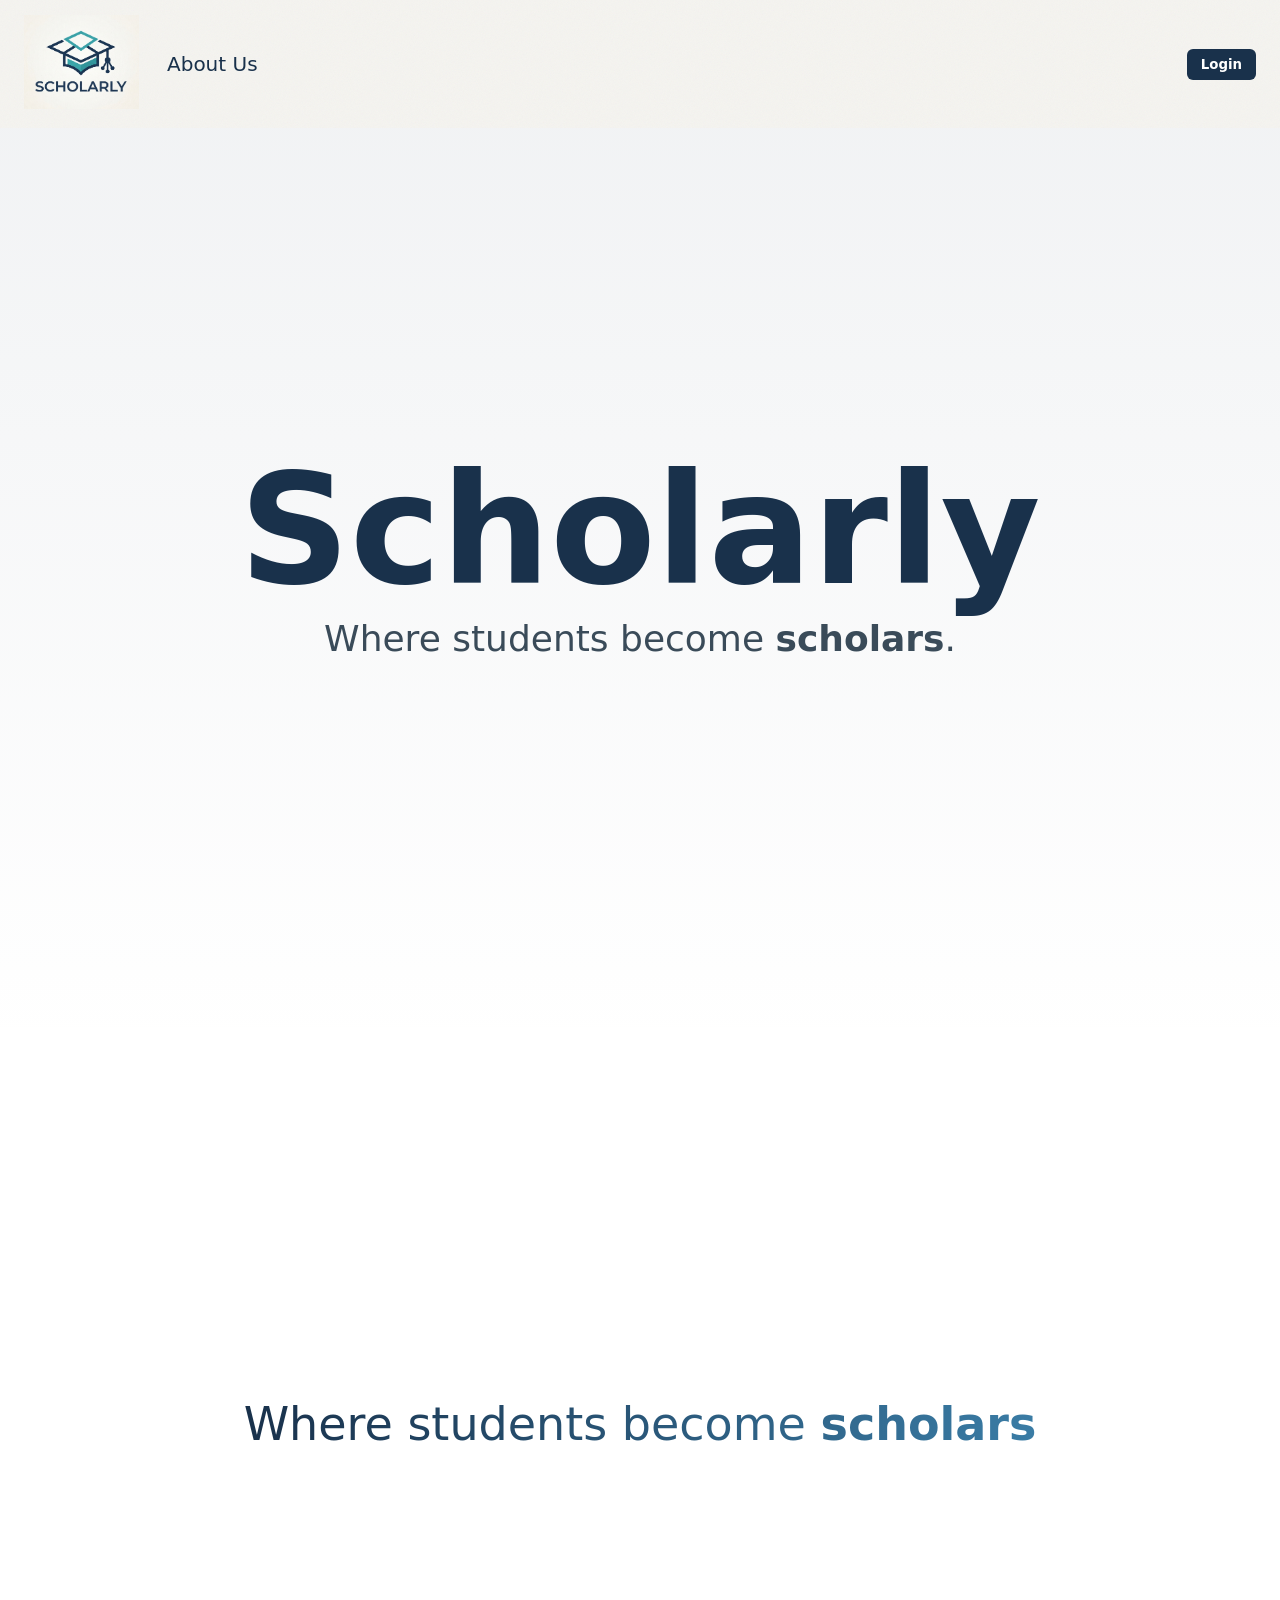
<file: index.html>
<!DOCTYPE html>
<html lang="en">
<head>
    <meta charset="UTF-8">
    <meta name="viewport" content="width=device-width, initial-scale=1.0">
    <title>Scholarly</title>
    <link rel="stylesheet" href="main.css">
    <script src="script.js" defer></script>
</head>
<body>
    <div class="navi">
        <div class="navi-left">
            <a href="index.html">
                <img id="logo" src="images/scholarly.png" alt="Scholarly logo">
            </a>
            <a class="about" href="jere.html">About Us</a>
        </div>
        <div class="navi-right">
            <form action="dashboard.html" method="get" style="display: inline;">
                <button class="login-btn">Login</button>
            </form>
        </div>
    </div>

    <div class="entrance">
        <h1 class="hero-title">Scholarly</h1>
        <p class="hero-sub">Where students become <strong>scholars</strong>.</p>
    </div>

    <div class="spacer"></div>

    <div class="scholar-spot">
        <p class="scholar-pop">Where students become <strong>scholars</strong></p>
    </div>
</body>
</html>
</file>
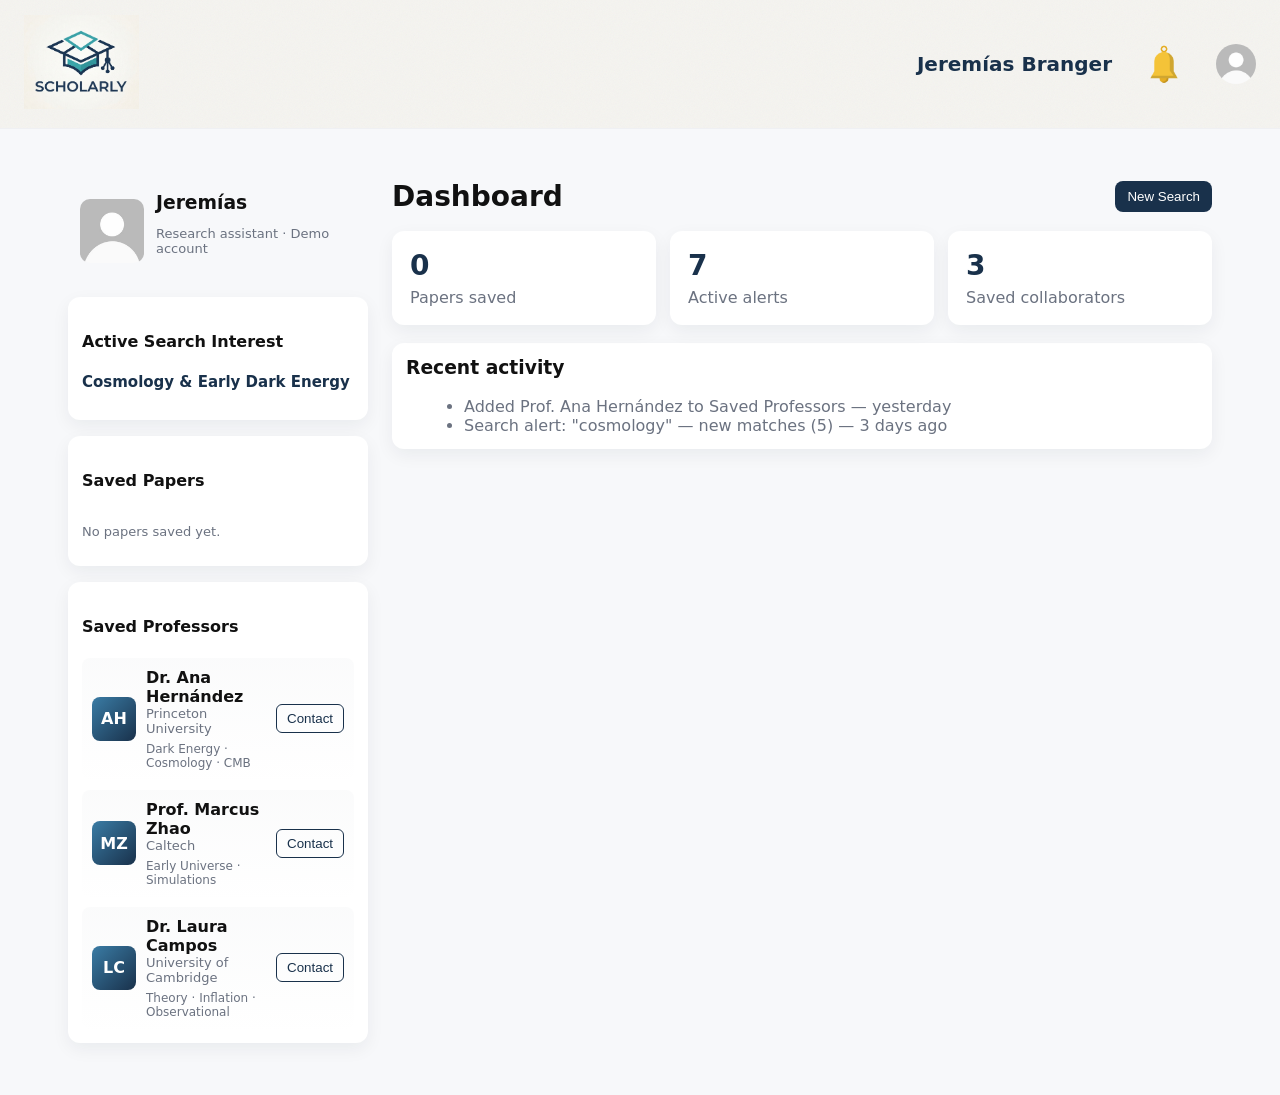
<file: dashboard.html>
<!DOCTYPE html>
<html lang="en">
<head>
    <meta charset="UTF-8">
    <meta name="viewport" content="width=device-width, initial-scale=1.0">
    <title>Dashboard</title>
    <link rel="stylesheet" href="dashboardian.css">
    <script src="dashboard.js" defer></script>
    <link rel="icon" href="images/favi/favicon.ico">
    <link rel="apple-touch-icon" sizes="180x180" href="images/favi/apple-touch-icon.png">
    <link rel="icon" type="image/png" sizes="32x32" href="images/favi/favicon-32x32.png">
    <link rel="icon" type="image/png" sizes="16x16" href="images/favi/favicon-16x16.png">
    <link rel="manifest" href="images/favi/site.webmanifest">
</head>
<body>
    <div class="navi">
        <div class="navi-left">
            <a href="index.html">
                <img id="logo" src="images/scholarly.png" alt="Scholarly logo">
            </a>            
        </div>
        <div class="navi-right">
            <p class="welcome">Jeremías Branger</p>
            <img id="notif" src="images/notif.png" alt="Notifications">
            <img id="pfp" src="images/pfp.jpg" alt="Profile picture">
        </div>
    </div>

    <div class="dashboard container">
        <aside class="sidebar">
            <div class="profile-card">
                <img class="profile-img" src="images/pfp.jpg" alt="pfp">
                <div class="profile-meta">
                    <h3>Jeremías</h3>
                    <p class="muted">Research assistant · Demo account</p>
                </div>
            </div>

            <div class="interest-card card">
                <h4>Active Search Interest</h4>
                <p class="interest">Cosmology &amp; Early Dark Energy</p>
            </div>

            <div class="saved-papers card">
                <h4>Saved Papers</h4>
                <div class="saved-papers-list">
                    <p class="muted">No papers saved yet.</p>
                </div>
            </div>

            <div class="saved-profs card">
                <h4>Saved Professors</h4>
                <div class="prof-list">
                    <div class="prof-card">
                        <div class="prof-avatar">AH</div>
                        <div class="prof-body">
                            <strong>Dr. Ana Hernández</strong>
                            <span class="muted">Princeton University</span>
                            <div class="tags">Dark Energy · Cosmology · CMB</div>
                        </div>
                        <div class="prof-actions">
                            <button class="contact">Contact</button>
                        </div>
                    </div>

                    <div class="prof-card">
                        <div class="prof-avatar">MZ</div>
                        <div class="prof-body">
                            <strong>Prof. Marcus Zhao</strong>
                            <span class="muted">Caltech</span>
                            <div class="tags">Early Universe · Simulations</div>
                        </div>
                        <div class="prof-actions">
                            <button class="contact">Contact</button>
                        </div>
                    </div>

                    <div class="prof-card">
                        <div class="prof-avatar">LC</div>
                        <div class="prof-body">
                            <strong>Dr. Laura Campos</strong>
                            <span class="muted">University of Cambridge</span>
                            <div class="tags">Theory · Inflation · Observational</div>
                        </div>
                        <div class="prof-actions">
                            <button class="contact">Contact</button>
                        </div>
                    </div>
                </div>
            </div>
        </aside>

        <main class="main">
            <header class="main-header">
                <div>
                    <h1 class="dashboard-title">Dashboard</h1>
                </div>
                <div class="search">
                    <button class="search-btn">New Search</button>
                </div>
            </header>

            <section class="stats">
                <div class="stat card">
                    <div class="stat-number">0</div>
                    <div class="stat-label">Papers saved</div>
                </div>
                <div class="stat card">
                    <div class="stat-number">7</div>
                    <div class="stat-label">Active alerts</div>
                </div>
                <div class="stat card">
                    <div class="stat-number">3</div>
                    <div class="stat-label">Saved collaborators</div>
                </div>
            </section>

            <section class="activity card">
                <h3>Recent activity</h3>
                <ul>
                    <li>Added Prof. Ana Hernández to Saved Professors — yesterday</li>
                    <li>Search alert: "cosmology" — new matches (5) — 3 days ago</li>
                </ul>
            </section>
        </main>
    </div>

    <div class="search_overlay">
        <div class="search_box">
            <input type="text" id="searchy" placeholder="Search for papers, professors, or topics...">
            <div class="search_results">
                <p class="muted">No results found.</p>
            </div>
        </div>
    </div>
</body>
</html>
</file>
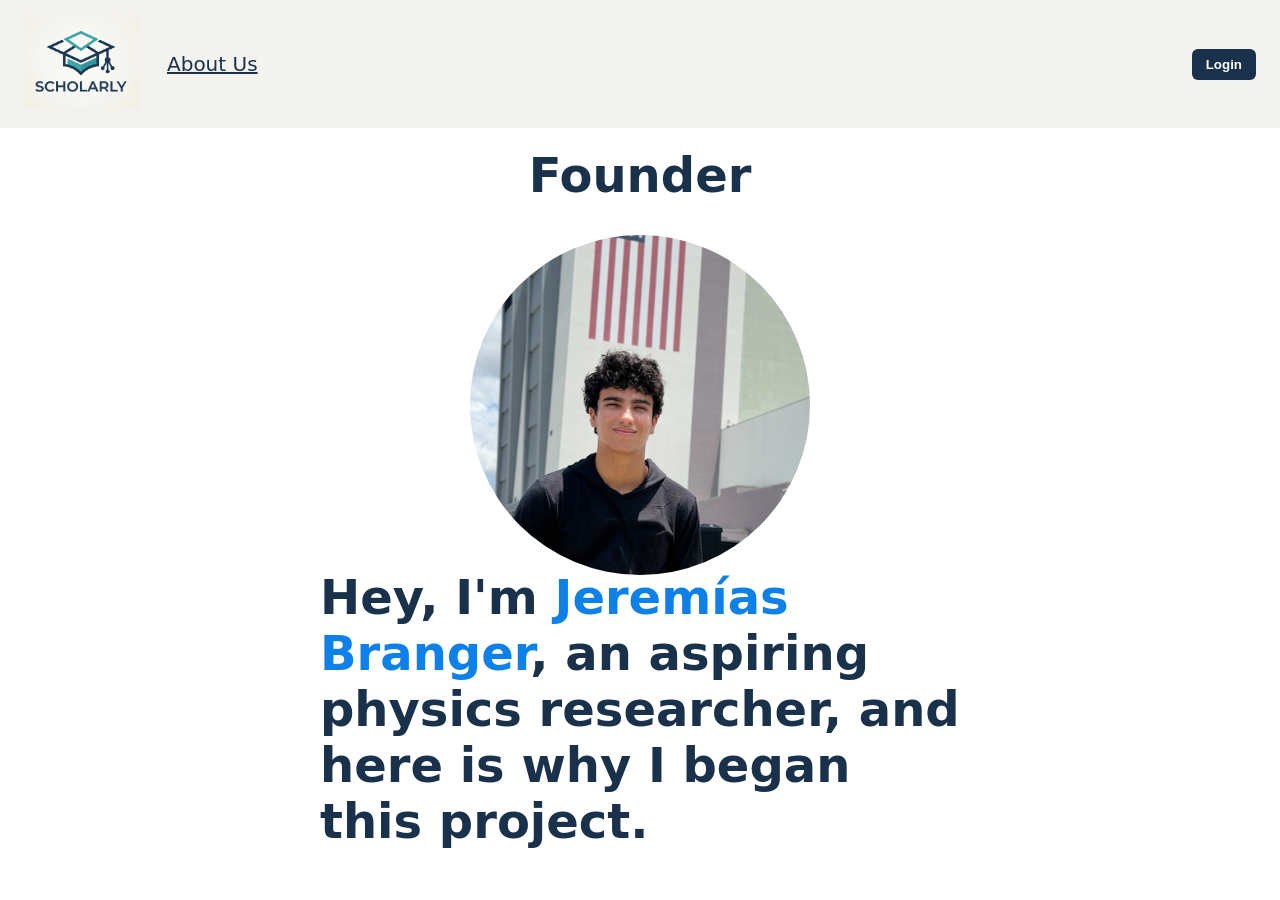
<file: jere.html>
<!DOCTYPE html>
<html lang="en">
<head>
    <meta charset="UTF-8">
    <meta name="viewport" content="width=device-width, initial-scale=1.0">
    <title>About Us</title>
    <link rel="icon" href="images/favi/favicon.ico">
    <link rel="apple-touch-icon" sizes="180x180" href="images/favi/apple-touch-icon.png">
    <link rel="icon" type="image/png" sizes="32x32" href="images/favi/favicon-32x32.png">
    <link rel="icon" type="image/png" sizes="16x16" href="images/favi/favicon-16x16.png">
    <link rel="manifest" href="images/favi/site.webmanifest">
    <link rel="stylesheet" href="jere.css">
    <script src="jere.js" defer></script>
</head>
<body>
    <div class="navi">
        <div class="navi-left">
            <a href="index.html">
                <img id="logo" src="images/scholarly.png" alt="Scholarly logo">
            </a>
            <a class="about" href="jere.html">About Us</a>
    </div>
    <div class="navi-right">
            <form action="dashboard.html" method="get" style="display: inline;">
                <button class="login-btn">Login</button>
            </form>
        </div>
    </div>

    <section class="presentation">
        <h1 id="role">Founder</h1>
        <img id="profile-pic" src="images/Jeremias-Branger.png" alt="Jeremías Branger">
        <h1 id="me">Hey, I'm <span class="name">Jeremías Branger</span>, an aspiring physics researcher, and here is why I began this project.</h1>
        
    </section>

    

</body>
</html>
</file>
<file: main.css>
:root{
    --nav-bg: #f5f4f0;
    --accent: #19314B;
}

*{box-sizing:border-box}
body{
    margin:0;
    font-family: Inter, system-ui, -apple-system, "Segoe UI", Roboto, "Helvetica Neue", Arial;
    color:#111;
    -webkit-font-smoothing:antialiased;
}

#logo{
    width:115px;
    height:100px;
    object-fit:contain;
}

.navi{
    display:flex;
    align-items:center;
    justify-content:space-between;
    padding:12px 24px;
    background-color:var(--nav-bg);
    background-image: url("data:image/svg+xml,%3Csvg viewBox='0 0 200 200' xmlns='http://www.w3.org/2000/svg'%3E%3Cfilter id='noiseFilter'%3E%3CfeTurbulence type='fractalNoise' baseFrequency='0.8' numOctaves='3' stitchTiles='stitch'/%3E%3C/filter%3E%3Crect width='100%25' height='100%25' filter='url(%23noiseFilter)' opacity='0.05'/%3E%3C/svg%3E");
    background-repeat: repeat;
}

.navi-left{display:flex;align-items:center;gap:18px}
.navi-right{display:flex;align-items:center}

.about{
    text-decoration:none;
    color:var(--accent);
    font-size:20px;
    padding:6px 10px;
}

.about:hover{
    opacity:0.8;
}

#logo:hover{
    transform:scale(1.05);
    transition:transform 0.2s ease-in-out;
}

.login-btn{
    background:var(--accent);
    color:#fff;
    border:none;
    padding:8px 14px;
    border-radius:6px;
    font-weight:600;
    cursor:pointer;
}

.login-btn:hover{
    opacity:0.9;
}

button{font-family:inherit}

.entrance{
    min-height:100vh;
    display:flex;
    flex-direction:column;
    justify-content:center;
    align-items:center;
    text-align:center;
    padding:48px 20px;
    background: linear-gradient(180deg, rgba(25,49,75,0.06) 0%, rgba(245,244,240,0.02) 100%);
    position:relative;
    overflow:hidden;
}

.hero-title{
    font-size: clamp(48px, 12vw, 160px);
    line-height:0.9;
    margin:0;
    color:var(--accent);
    transform:translateY(50px);
    opacity:0;
    transition: transform 900ms cubic-bezier(.2,.9,.2,1), opacity 900ms ease;
}

.hero-sub{
    margin-top:18px;
    font-size: clamp(18px, 3.6vw, 36px);
    color:#3a4b59;
    transform:translateY(30px);
    opacity:0;
    transition: transform 900ms ease 220ms, opacity 900ms ease 220ms;
}

.hero-sub .highlight{
    display:inline-block;
    color:var(--accent);
    transform:translateY(18px) scale(0.98);
    transition: transform 700ms cubic-bezier(.2,.9,.2,1) 420ms;
}

.hero-title.visible,
.hero-sub.visible{opacity:1;transform:translateY(0)}
.hero-sub.visible .highlight{transform:translateY(0) scale(1)}

.spacer{height:24vh}

.scholar-spot{
    min-height:40vh;
    display:flex;
    justify-content:center;
    align-items:center;
    padding:40px 20px;
}

.scholar-pop{
    font-size: clamp(20px, 4.5vw, 46px);
    background: linear-gradient(90deg,#19314B 0%,#3a7ca5 100%);
    -webkit-background-clip:text;
    background-clip:text;
    color:transparent;
    transform:translateY(40px);
    opacity:0;
    transition: transform 700ms cubic-bezier(.2,.9,.2,1), opacity 700ms ease;
}

.scholar-spot.visible .scholar-pop{transform:translateY(0);opacity:1}

/* small responsive tweaks */
@media (max-width:600px){
    .navi{padding:12px}
    .about{font-size:16px}
}
</file>
<file: dashboardian.css>
:root{
    --bg:#f7f8fa;
    --card:#ffffff;
    --muted:#6b7280;
    --accent:#19314B;
    --glass: rgba(25,49,75,0.04);
}

*{box-sizing:border-box}
body{
    font-family:Inter, system-ui, -apple-system, 'Segoe UI', Roboto, Arial;
    margin:0; background:var(--bg);
    color:#0f1724;
}

.navi{
    display:flex;
    align-items:center;
    justify-content:space-between;
    padding:12px 24px;
    background:var(--card);
    box-shadow:0 1px 0 rgba(16,24,40,0.03);
}
.navi-right{
    display:flex;
    align-items:center;
    gap:12px;
}
.navi-right .welcome{
    font-weight:600;
    color:var(--accent);
    margin:0;
}
#pfp{
    width:40px;
    height:40px;
    border-radius:8px;
    object-fit:cover;
}

.container{
    display:grid;
    grid-template-columns:300px 1fr;
    gap:24px;
    padding:28px;
    max-width:1200px;
    margin:24px auto
}

.card{
    background:var(--card);
    border-radius:12px;
    padding:14px;
    box-shadow:0 6px 18px rgba(20,30,50,0.06)
}

.profile-card{
    display:flex;
    gap:12px;
    align-items:center;
    padding:12px;
}
.profile-img{
    width:64px;
    height:64px;
    border-radius:10px;
    object-fit:cover;
    flex-shrink:0;
}
.profile-meta h3{
    margin:0;
}
.muted{
    color:var(--muted);
    font-size:13px;
}

.interest-card{
    margin-top:16px;
}
.interest{
    font-weight:700;
    color:var(--accent);
    font-size:15px;
    margin-top:6px;
}

.saved-profs{
    margin-top:16px;
}
.prof-list{
    display:flex;
    flex-direction:column;
    gap:10px;
    margin-top:10px;
}
.prof-card{
    display:flex;
    align-items:center;
    gap:10px;
    padding:10px;
    border-radius:8px;
    background:linear-gradient(180deg, rgba(25,49,75,0.02), rgba(245,245,245,0.02));
}
.prof-avatar{
    width:44px;
    height:44px;
    border-radius:8px;
    background:linear-gradient(135deg,#3a7ca5,#19314B);
    color:#fff;
    display:flex;
    align-items:center;
    justify-content:center;
    font-weight:700;
}
.prof-body{
    flex:1;
    display:flex;
    flex-direction:column;
}
.tags{
    font-size:12px;
    color:var(--muted);
    margin-top:6px;
}
.prof-actions .contact{
    background:transparent;
    border:1px solid var(--accent);
    color:var(--accent);
    padding:6px 10px;
    border-radius:6px;
    cursor:pointer;
}

.main-header{
    display:flex;
    justify-content:space-between;
    align-items:center;
    gap:12px;
}
.dashboard-title{
    margin:0;
    font-size:28px;
}
.dashboard-sub{
    margin:4px 0 0;
    color:var(--muted);
}
.search-btn{
    background:var(--accent);
    color:#fff;
    border:none;
    padding:8px 12px;
    border-radius:8px;
    cursor:pointer;
}

.stats{
    display:flex;
    gap:14px;
    margin-top:18px
}
.stat{
    flex:1;
    padding:18px;
    display:flex;
    flex-direction:column;
    align-items:flex-start;
    gap:6px
}
.stat-number{
    font-size:28px;
    font-weight:700;
    color:var(--accent)
}
.stat-label{
    color:var(--muted)
}

.activity{
    margin-top:18px
}
.activity h3{
    margin-top:0
}
.activity ul{
    margin:10px 0 0 18px;
    color:var(--muted)
}

@media (max-width:900px){
    .container{grid-template-columns:1fr;padding:18px}
    .navi{padding:10px}
}
:root{
    --nav-bg: #f5f4f0;
    --accent: #19314B;
}

*{box-sizing:border-box}
body{
    margin:0;
    font-family: Inter, system-ui, -apple-system, "Segoe UI", Roboto, "Helvetica Neue", Arial;
    color:#111;
    -webkit-font-smoothing:antialiased;
}

#logo{
    width:115px;
    height:100px;
    object-fit:contain;
}

.navi{
    display:flex;
    align-items:center;
    justify-content:space-between;
    padding:12px 24px;
    background-color:var(--nav-bg);
    background-image: url("data:image/svg+xml,%3Csvg viewBox='0 0 200 200' xmlns='http://www.w3.org/2000/svg'%3E%3Cfilter id='noiseFilter'%3E%3CfeTurbulence type='fractalNoise' baseFrequency='0.8' numOctaves='3' stitchTiles='stitch'/%3E%3C/filter%3E%3Crect width='100%25' height='100%25' filter='url(%23noiseFilter)' opacity='0.05'/%3E%3C/svg%3E");
    background-repeat: repeat;
}

.navi-left{display:flex;align-items:center;gap:18px}
.navi-right{display:flex;align-items:center}

.welcome{
    font-size:20px;
    font-weight:600;
    color:var(--accent);
}

#pfp, #notif{
    margin-left:20px;
    width:40px;
    height:40px;
    border-radius:50%;
    object-fit:cover;
}

.search_overlay{
    position:fixed;
    top:0; left:0; bottom:0; right:0;
    width:100%; height:100%;
    backdrop-filter:blur(8px);
    opacity:0;
    align-items:center;
    justify-content:center;
    pointer-events:none;
    transition:opacity 0.3s ease;
}
.search_overlay.active{
    opacity:1;
    display:flex;
    pointer-events:auto;
    transition:opacity 0.3s ease;
}

.search_box{
    background:var(--card);
    padding:20px;
    border-radius:12px;
    width:1200px;
    height:600px;
    margin:24px auto;
    box-shadow:0 6px 18px rgba(20,30,50,0.06);
}

#searchy{
    width:100%;
    padding:12px;
    font-size:16px;
    border:1px solid var(--muted);
    border-radius:8px;
}

.search_results{
    margin-top:14px;
    max-height:440px;
    overflow-y:auto;
    display:flex;
    flex-direction:column;
    gap:10px;
    padding-right:6px;
}

.saved-papers{
    margin-top:16px;
}

.saved-papers-list{
    display:flex;
    flex-direction:column;
    gap:8px;
    margin-top:10px;
}

.saved-paper-item{
    display:flex;
    align-items:center;
    justify-content:space-between;
    gap:8px;
    font-size:13px;
    color:#111827;
    padding:8px 10px;
    border-radius:8px;
    background:rgba(25,49,75,0.03);
}

.saved-paper-item a{
    color:var(--accent);
    font-weight:600;
    text-decoration:none;
}

.search-loading{
    display:flex;
    align-items:center;
    gap:10px;
    color:var(--muted);
    font-size:14px;
    padding:12px 0;
}

.loading-spinner{
    width:14px;
    height:14px;
    border:2px solid rgba(25,49,75,0.18);
    border-top-color:var(--accent);
    border-radius:50%;
    animation:spin 0.8s linear infinite;
}

@keyframes spin {
    to { transform: rotate(360deg); }
}

.result-item{
    width:100%;
    text-align:left;
    background:#f8fafc;
    border:1px solid rgba(25,49,75,0.08);
    border-radius:10px;
    padding:12px 14px;
    cursor:pointer;
    transition:border-color 0.15s ease, transform 0.15s ease, box-shadow 0.15s ease;
}

.result-item:hover{
    border-color:rgba(25,49,75,0.24);
    box-shadow:0 4px 12px rgba(25,49,75,0.08);
    transform:translateY(-1px);
}

.result-actions{
    display:flex;
    align-items:center;
    justify-content:flex-end;
    gap:8px;
    margin-top:12px;
}

.result-link,
.result-save{
    display:inline-flex;
    align-items:center;
    justify-content:center;
    min-width:72px;
    padding:7px 10px;
    border-radius:7px;
    font-size:12px;
    font-weight:600;
    text-decoration:none;
    cursor:pointer;
    transition:opacity 0.15s ease;
}

.result-link{
    background:rgba(25,49,75,0.08);
    color:var(--accent);
}

.result-save{
    border:1px solid var(--accent);
    background:var(--accent);
    color:#fff;
}

.result-save:disabled{
    opacity:0.8;
    cursor:default;
}

.result-topline{
    display:flex;
    justify-content:space-between;
    align-items:center;
    gap:10px;
    margin-bottom:6px;
}

.result-type,
.result-year{
    font-size:11px;
    letter-spacing:0.04em;
    text-transform:uppercase;
    color:var(--muted);
}

.result-title{
    margin:0 0 4px;
    font-weight:700;
    color:#111827;
    line-height:1.4;
}

.result-meta,
.result-venue{
    color:var(--muted);
    font-size:13px;
    line-height:1.5;
}

.result-venue{
    margin-top:4px;
}
</file>
<file: jere.css>
:root{
    --nav-bg: #f5f4f0;
    --accent: #19314B;
}

*{box-sizing:border-box}
body{
    margin:0;
    font-family: Inter, system-ui, -apple-system, "Segoe UI", Roboto, "Helvetica Neue", Arial;
    color:#111;
    -webkit-font-smoothing:antialiased;
}

#logo{
    width:115px;
    height:100px;
    object-fit:contain;
}

#logo:hover{
    transform:scale(1.05);
    transition:transform 0.2s ease-in-out;
}

.navi{
    display:flex;
    align-items:center;
    justify-content:space-between;
    padding:12px 24px;
    background-color:var(--nav-bg);
    background-image: url("data:image/svg+xml,%3Csvg viewBox='0 0 200 200' xmlns='http://www.w3.org/2000/svg'%3E%3Cfilter id='noiseFilter'%3E%3CfeTurbulence type='fractalNoise' baseFrequency='0.8' numOctaves='3' stitchTiles='stitch'/%3E%3C/filter%3E%3Crect width='100%25' height='100%25' filter='url(%23noiseFilter)' opacity='0.05'/%3E%3C/svg%3E");
    background-repeat: repeat;
}

.navi-left{
    display:flex;
    align-items:center;
    gap:18px;
}
.navi-right{
    display:flex;
    align-items:center;
}

.about{
    text-decoration-thickness:2px;
    color:var(--accent);
    font-size:20px;
    padding:6px 10px;
}

.about:hover{
    opacity:0.8;
}

.login-btn{
    background:var(--accent);
    color:#fff;
    border:none;
    padding:8px 14px;
    border-radius:6px;
    font-weight:600;
    cursor:pointer;
    transition:opacity 0.2s ease-in-out;
}

.login-btn:hover{
    opacity:0.9;
}

.presentation > img:first-child {
    opacity:1;
    width: 100%;
    height: 1000px;
    display: block;
}

#profile-pic {
    width: 350px;
    height: 350px;
    object-fit: cover;
    border-radius: 50%;
    position: absolute;
    top: 45%;
    left: 50%;
    transform: translate(-50%, -50%) scale(0.85);
    opacity: 0;
    z-index: 1;
    border: 5px solid rgb(255, 255, 255);
    transition: transform 900ms cubic-bezier(.2,.9,.2,1), opacity 900ms ease;
}

#profile-pic.visible {
    transform: translate(-50%, -50%) scale(1);
    opacity: 1;
}

.presentation h1{
    position: absolute;
    top: 65%;
    left: 50%;
    transform: translate(-50%, -20%);
    z-index: 1;
    color: var(--accent);
    font-size: 48px;
}

#me{
    position: absolute;
    top: 65%;
    left: 50%;
    transform: translate(-50%, -20%);
    z-index: 1;
    opacity: 0;
    transition: transform 900ms cubic-bezier(.2,.9,.2,1), opacity 900ms ease;
    color: var(--accent);
    font-size: 48px;
}

#me.visible {
    opacity: 1;
}

#role{
    position: absolute;
    top: 15%;
    left: 50%;
    transform: translate(-50%, -70%);
    opacity: 0;
    z-index: 1;
    transition: transform 900ms cubic-bezier(.2,.9,.2,1), opacity 900ms ease;
}

#role.visible {
    transform: translate(-50%, -50%);
    opacity: 1;
}

.name{
    color: rgb(14, 128, 234);
}
</file>
